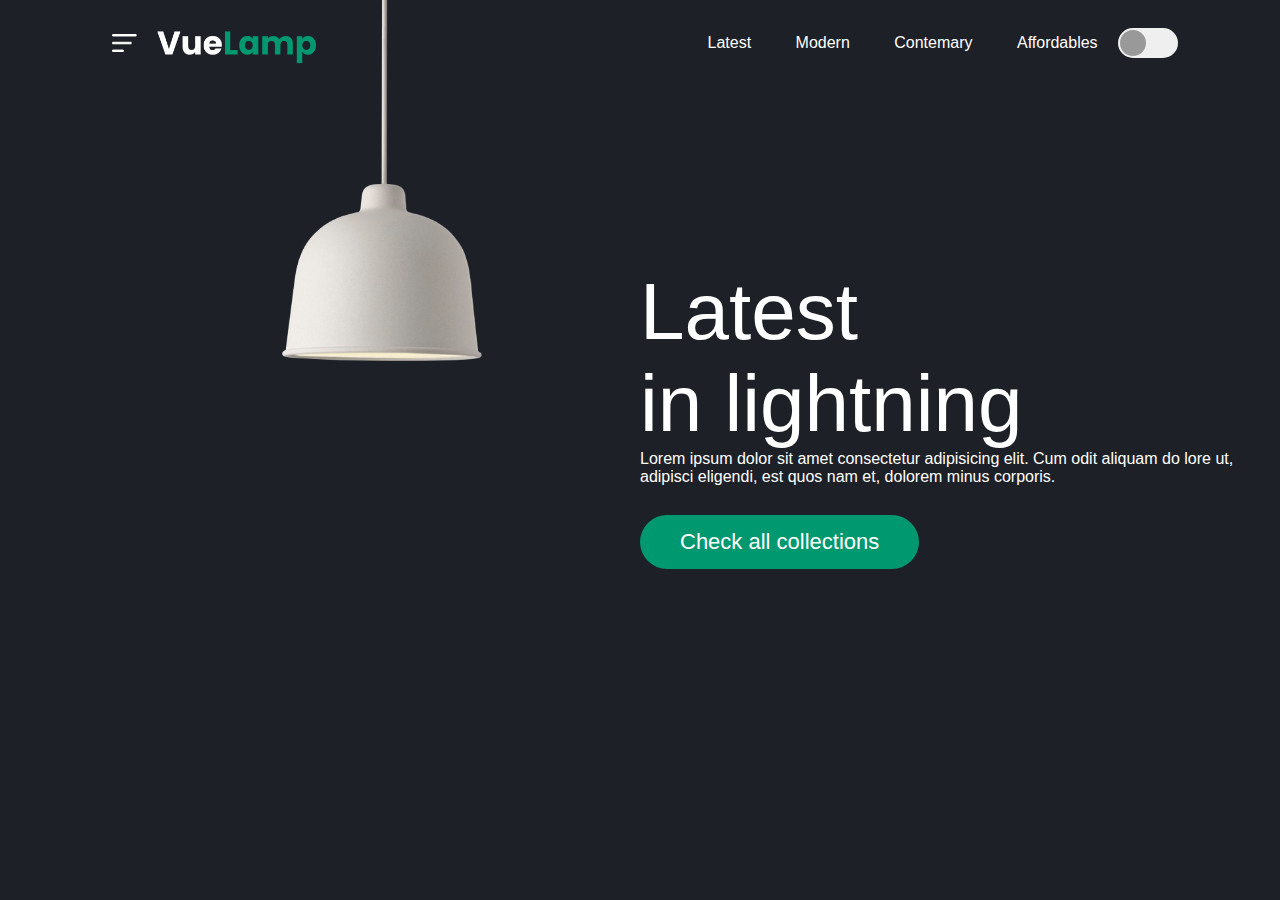
<file: index.html>
<!DOCTYPE html>
<html lang="en">
<head>
    <meta charset="UTF-8">
    <meta http-equiv="X-UA-Compatible" content="IE=edge">
    <meta name="viewport" content="width=device-width, initial-scale=1.0">
    <title>Document</title>
    <link rel="styleSheet" href="firstwebsite.css">
</head>
<body>
   <div class="hero">
<nav>
    <img src="m.png.png"class="menu-img">
    <img src="l.png.png" class="logo">
    <ul>
        <li><a href="#">Latest</a></li>
        <li><a href="#">Modern</a></li>
        <li><a href="#">Contemary</a></li>
        <li><a href="#">Affordables</a></li>
    </ul>
    <button type="button"onclick="toogleBtn()"id="btn"><span></span></button>
</nav>
<div class="lamp-container">
    <img src="la.png.png"class="lamp">
    <img src="lig.png.png"class="light"id="light">
</div>
<div class="text-container">
    <h1>Latest <br>in lightning</h1>
   <p> Lorem ipsum dolor sit amet consectetur
        adipisicing elit. Cum odit aliquam do
        lore ut, adipisci eligendi, est quos
        nam et, dolorem minus corporis.
        </p>
        <a href="">Check all collections</a>
</div>
   </div> 
   <script>

    var  btn=document.getElementById("btn");
    var light=document.getElementById("light");
    function toogleBtn()
    {
        btn.classList.toggle("active");
        light.classList.toggle("on");
    }

   </script>
</body>
</html>
</file>
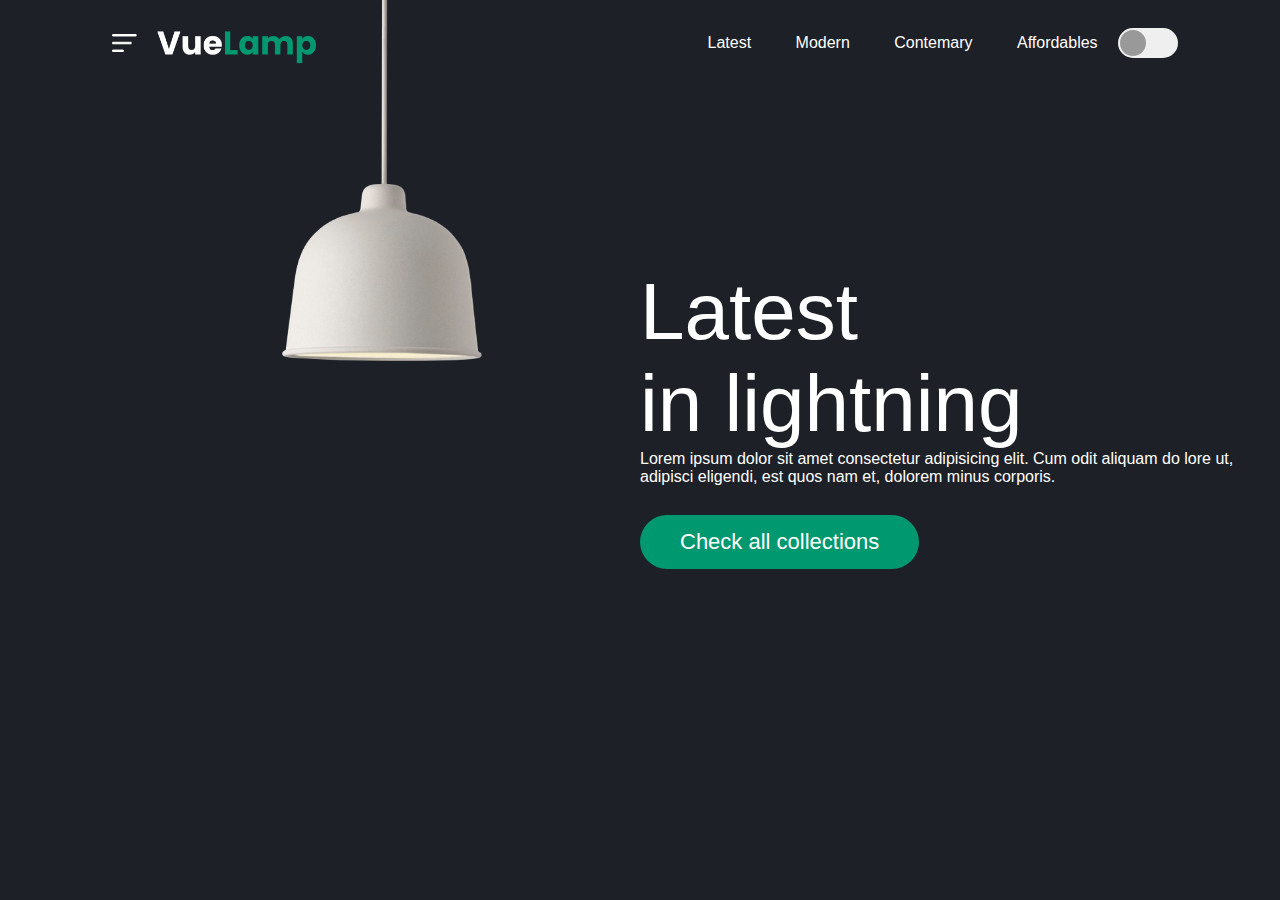
<file: firstwebsite.html>
<!DOCTYPE html>
<html lang="en">
<head>
    <meta charset="UTF-8">
    <meta http-equiv="X-UA-Compatible" content="IE=edge">
    <meta name="viewport" content="width=device-width, initial-scale=1.0">
    <title>Document</title>
    <link rel="styleSheet" href="firstwebsite.css">
</head>
<body>
   <div class="hero">
<nav>
    <img src="m.png.png"class="menu-img">
    <img src="l.png.png" class="logo">
    <ul>
        <li><a href="#">Latest</a></li>
        <li><a href="#">Modern</a></li>
        <li><a href="#">Contemary</a></li>
        <li><a href="#">Affordables</a></li>
    </ul>
    <button type="button"onclick="toogleBtn()"id="btn"><span></span></button>
</nav>
<div class="lamp-container">
    <img src="la.png.png"class="lamp">
    <img src="lig.png.png"class="light"id="light">
</div>
<div class="text-container">
    <h1>Latest <br>in lightning</h1>
   <p> Lorem ipsum dolor sit amet consectetur
        adipisicing elit. Cum odit aliquam do
        lore ut, adipisci eligendi, est quos
        nam et, dolorem minus corporis.
        </p>
        <a href="">Check all collections</a>
</div>
   </div> 
   <script>

    var  btn=document.getElementById("btn");
    var light=document.getElementById("light");
    function toogleBtn()
    {
        btn.classList.toggle("active");
        light.classList.toggle("on");
    }

   </script>
</body>
</html>
</file>
<file: firstwebsite.css>
*
{
    margin:0px;
    padding: 0px;
    font-family: 'poppins',sans-serif;
    box-sizing: border-box;
}
.hero
{
    background-color: #1d2026;
    min-height:100vh;
    width:100%;
    color:#fff;
    position: relative;
}
nav
{
display: flex;
align-items: center;
padding: 20px 8%;
}
nav .menu-img{
    width: 25px;
    margin-right: 20px;
    cursor: pointer;
    margin-left: 10px;
}
nav .logo
{
    width: 160px;
    cursor: pointer;
}
nav ul{
    flex:1;
    text-align: right;
}
nav ul li{
    display:inline-block;
    list-style: none;
    margin:0 20px;

}
nav ul li a{
    text-decoration: none;
    color:#fff;
}
nav ul li a:hover
{
    line-height: 20px;
    border-radius: 10px;
    color:#1d2026;
    background-color: #fff;
}
button
{
    background-color: #efefef;
    height:30px;
    width:60px;
    border-radius: 23px;
    border:0px;
    outline:0;
    cursor: pointer;
    transition: 0.5s;
}
 button span{
    display: block;
    background-color: #999;
    height: 26px;
    width: 26px;
    border-radius: 23px;
    outline: 0;
    border: 0;
    margin-left: 2px;
    transition: 0.5s;
}
.lamp-container
{
    position:absolute; 
    top: -22px;;
    left:22%;
    width: 200px;
}
.lamp
{
    width: 100%;
}
.light
{
    opacity: 0;
    position: absolute;
    top:96%;
    left:50%;
    transform: translate(-50%);
    width: 700px;
    margin-right: 14px;
    transition: opacity 0.5s;
}
.text-container
{
   width: 50%;
   float: right;
   margin-top: 180px;
}
.text-container h1
{
    font-size: 80px;
    font-weight: 400;
}
.text-container a
{
    text-decoration: none;
    color:white;
    background-color: #00986f;
    padding: 14px 40px;
    display: inline-block;
    font-size: 22px;
    margin-top: 29px;
    border-radius: 30px;
}
.active
{
    background-color: green;
}
.active span{
    background-color: #fff;
    margin-left: 31px;
}
.on
{
    opacity: 1;
}
</file>
